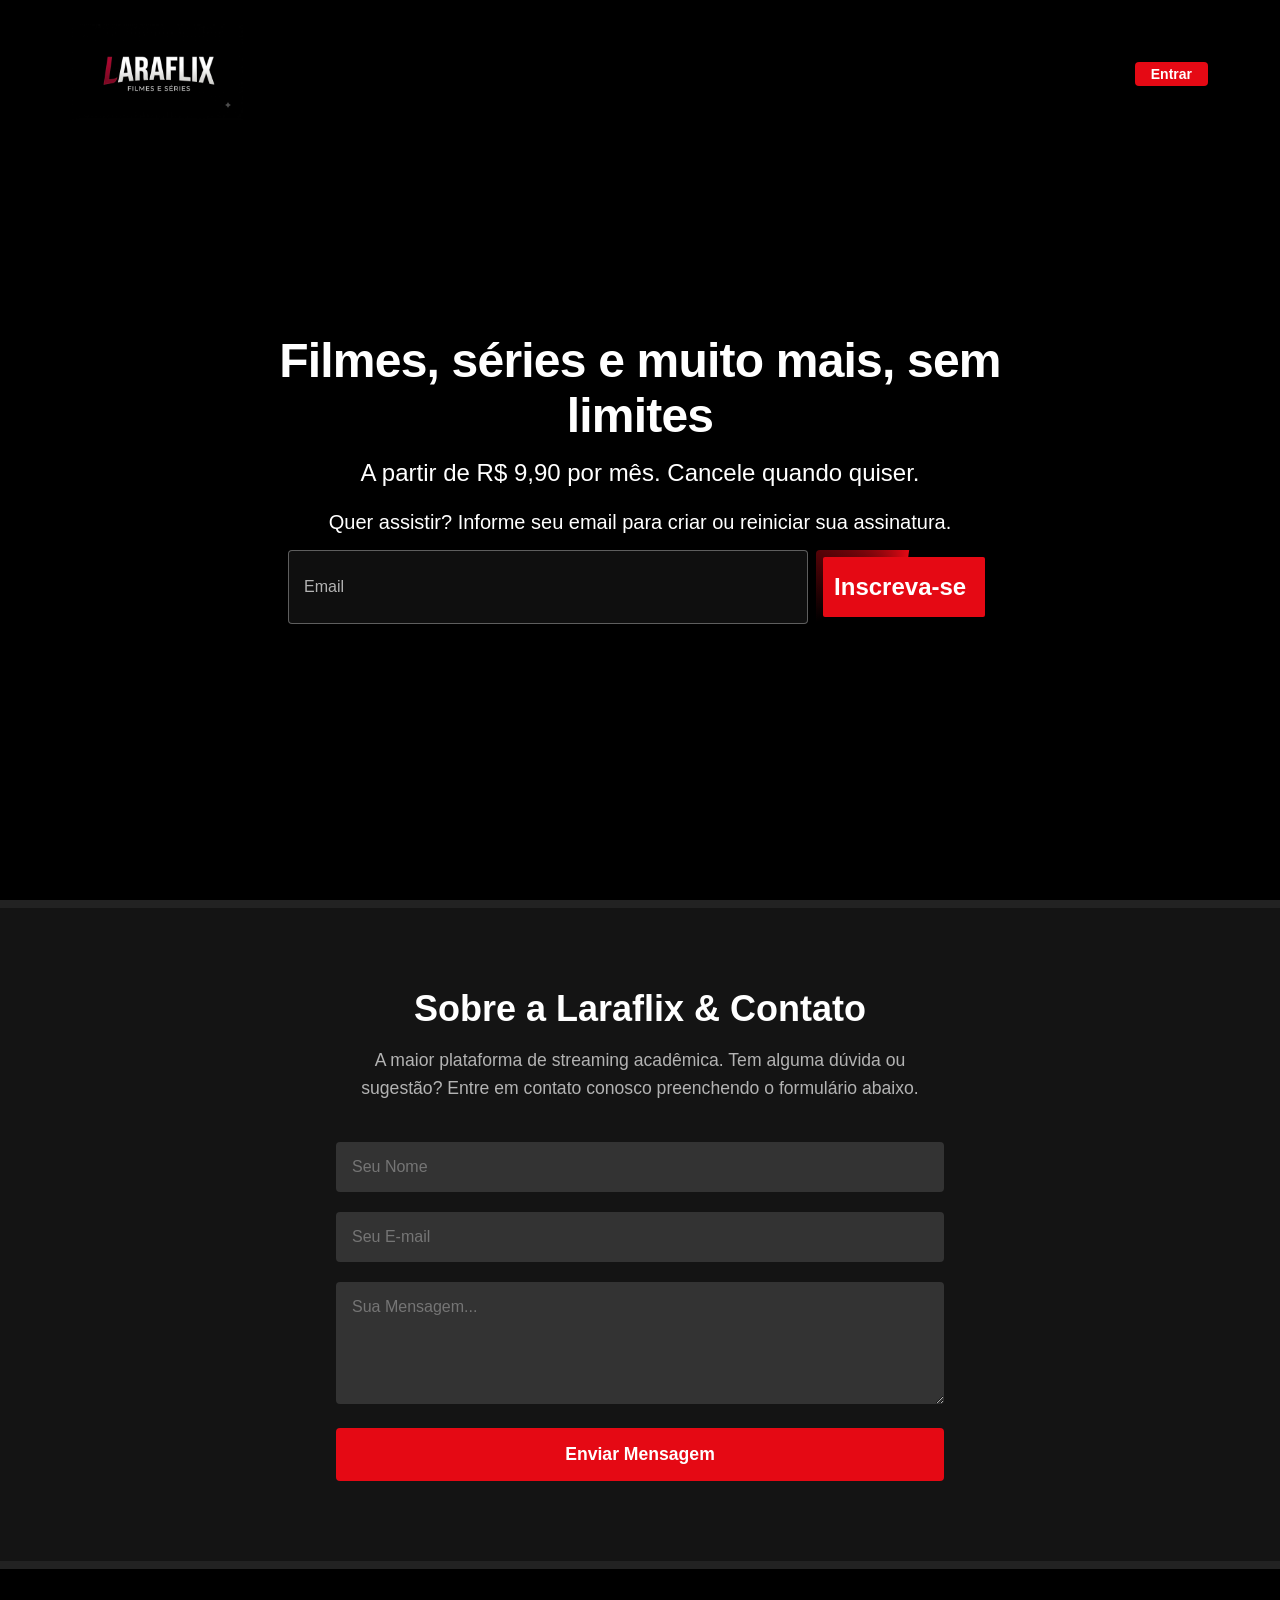
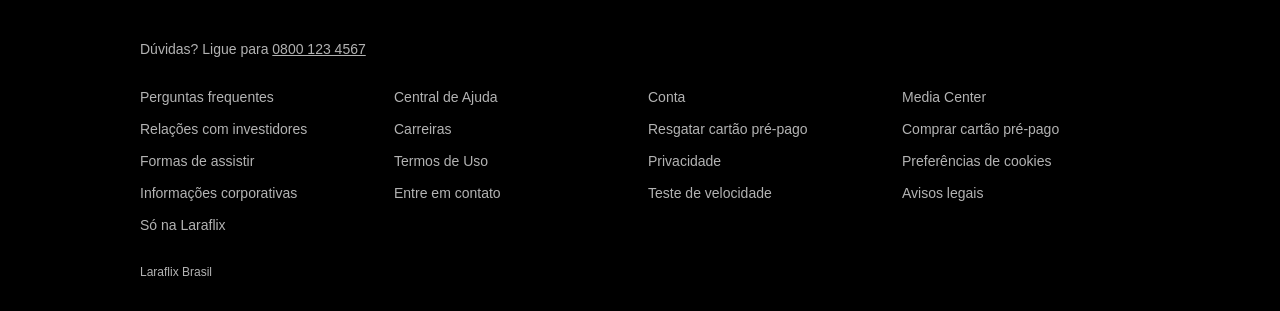
<file: index.html>
<!DOCTYPE html>
<html lang="pt-BR">
<head>
    <meta charset="UTF-8">
    <!-- A tag abaixo executa o redirecionamento em 0 segundos para a rota especificada -->
    <meta http-equiv="refresh" content="0; url=./Módulo_02/">
    <title>Portfólio - Redirecionando...</title>
</head>
<body>
    <!-- Fallback caso o navegador bloqueie redirecionamentos automáticos -->
    <p>Redirecionando para o projeto Front-end... Se não for automático, <a href="./Módulo_02/">clique aqui</a>.</p>
</body>
</html>
</file>
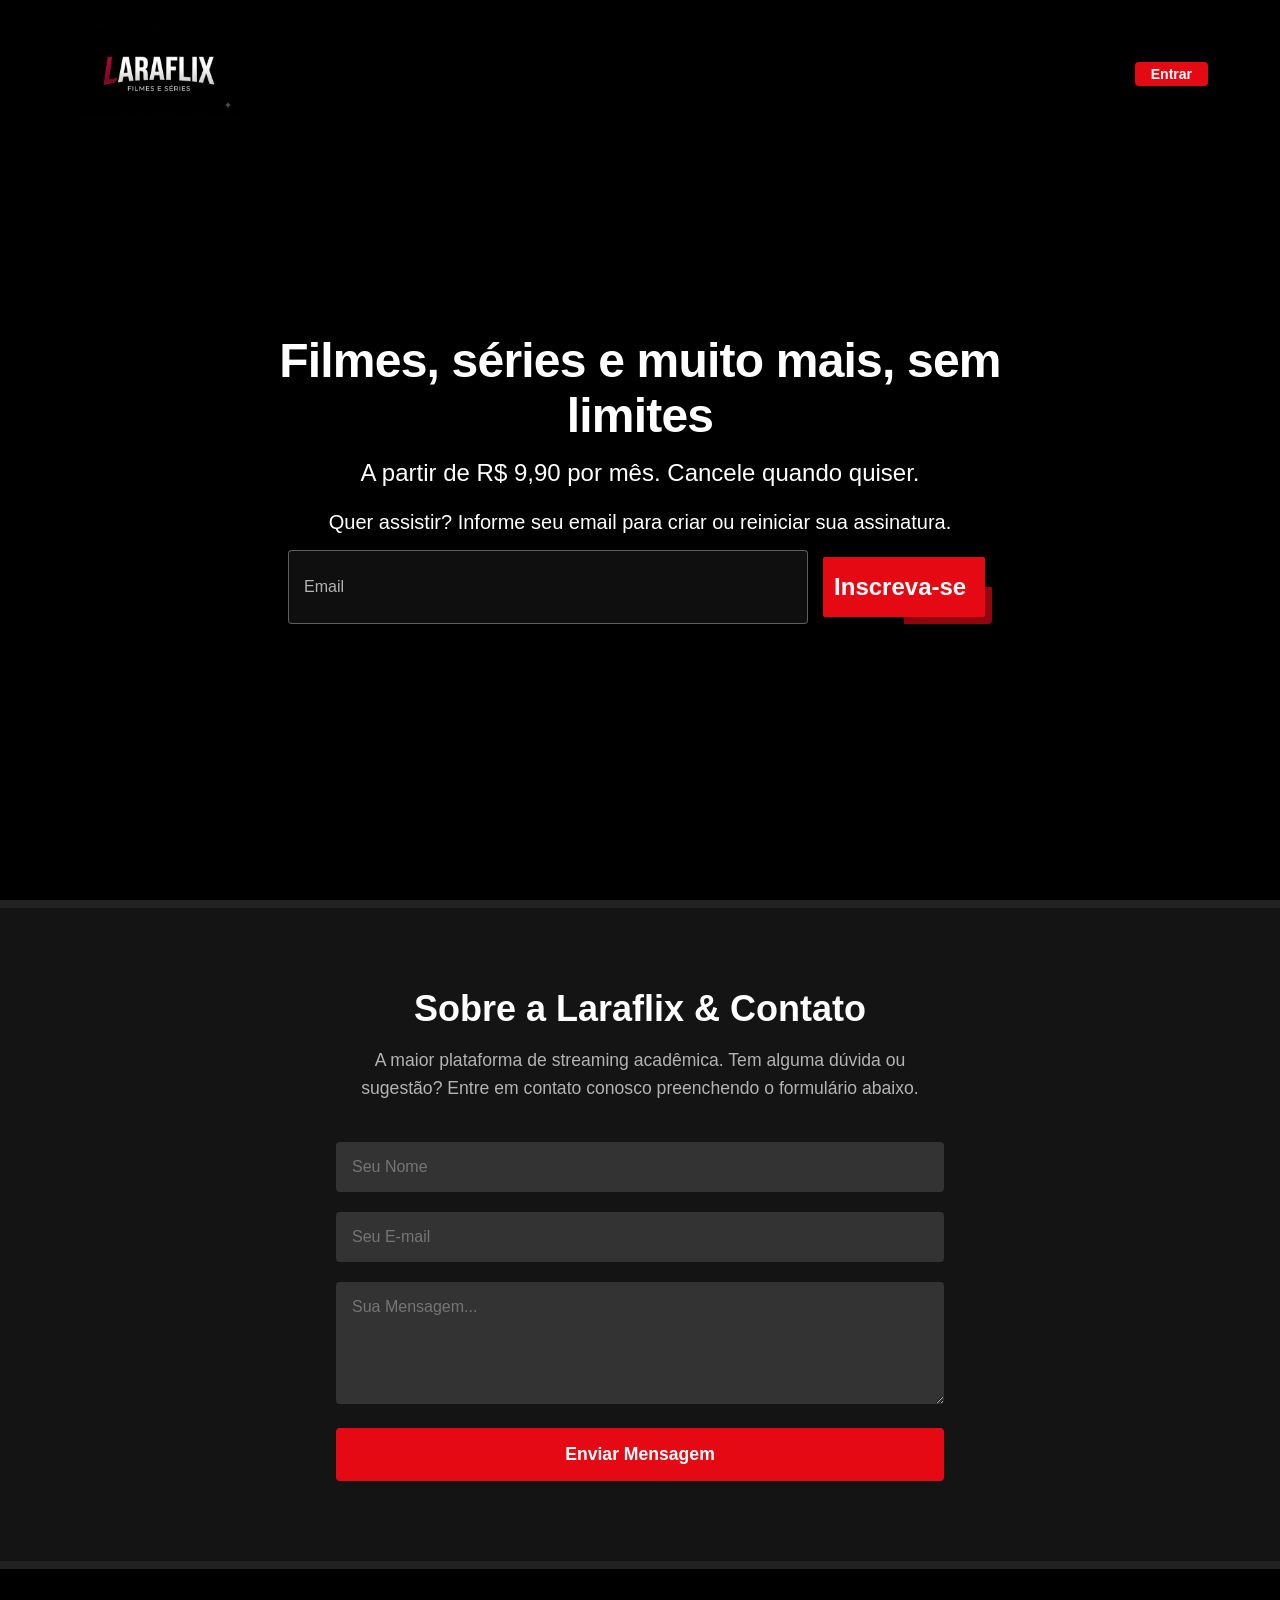
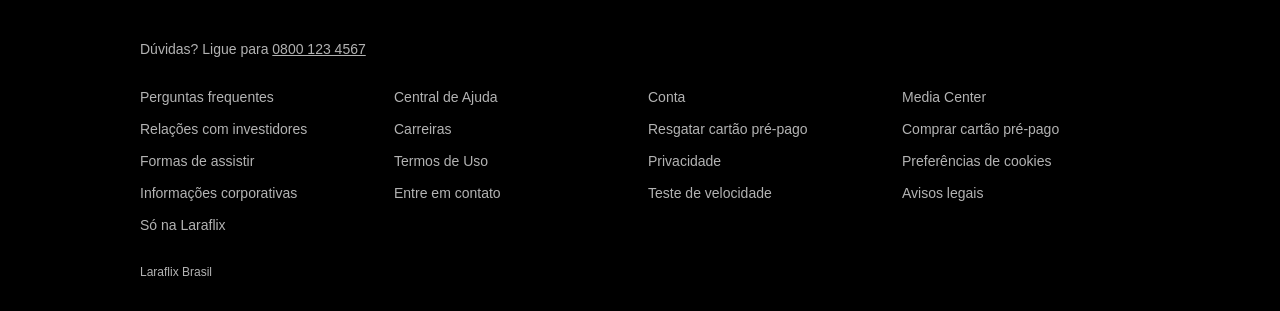
<file: Módulo_02/index.html>
<!DOCTYPE html>
<html lang="pt-BR">

<head>
    <meta charset="UTF-8">
    <meta name="viewport" content="width=device-width, initial-scale=1.0">
    <title>Laraflix</title>
    <link rel="stylesheet" href="style.css">
</head>

<body>

    <header class="main-header">
        <div class="header-container">
            <a href="index.html" class="logo-link">
                <img class="logo" src="Imagens para o site/watermarked_img_7623017582704146516.jpg" alt="Laraflix">
            </a>
            <div class="header-actions">
                <a href="login.html" class="btn btn-primary"
                    style="text-decoration: none; display: flex; align-items: center;">Entrar</a>
            </div>
        </div>
    </header>

    <main class="hero">
        <div class="hero-background">
            <div class="hero-overlay"></div>
        </div>

        <div class="hero-content">
            <h1>Filmes, séries e muito mais, sem limites</h1>
            <p class="subtitle">A partir de R$ 9,90 por mês. Cancele quando quiser.</p>
            <form class="cta-form" id="registrationForm" novalidate>
                <h3>Quer assistir? Informe seu email para criar ou reiniciar sua assinatura.</h3>
                <div class="form-group-container">
                    <div class="form-group">
                        <input type="email" id="userEmail" placeholder=" " required>
                        <label for="userEmail">Email</label>
                        <button type="button" id="btnSubmitCadastro" class="btn animated-border-btn">
                            <span class="btn-content">
                                Inscreva-se
                                <svg viewBox="0 0 24 24" fill="currentColor" width="24" height="24">
                                    <path d="M8.59 16.59L13.17 12 8.59 7.41 10 6l6 6-6 6-1.41-1.41z"></path>
                                </svg>
                            </span>
                        </button>
                    </div>
                    <div id="emailError" class="error-message"></div>
                </div>
            </form>
        </div>
    </main>

    <section class="contact-section" id="contato">
        <div class="contact-container">
            <h2>Sobre a Laraflix & Contato</h2>
            <p>A maior plataforma de streaming acadêmica. Tem alguma dúvida ou sugestão? Entre em contato conosco
                preenchendo o formulário abaixo.</p>

            <form class="contact-form" id="contactForm">
                <div class="contact-group">
                    <input type="text" id="contactName" required placeholder="Seu Nome">
                </div>
                <div class="contact-group">
                    <input type="email" id="contactEmail" required placeholder="Seu E-mail">
                </div>
                <div class="contact-group">
                    <textarea id="contactMessage" rows="5" required placeholder="Sua Mensagem..."></textarea>
                </div>
                <button type="submit" class="btn btn-submit">Enviar Mensagem</button>
                <div id="contactSuccess" class="contact-success-msg"></div>
            </form>
        </div>
    </section>

    <footer class="main-footer">
        <div class="footer-container">
            <p class="footer-top">Dúvidas? Ligue para <a href="tel:08001234567">0800 123 4567</a></p>

            <ul class="footer-links">
                <li><a href="#">Perguntas frequentes</a></li>
                <li><a href="#">Central de Ajuda</a></li>
                <li><a href="#">Conta</a></li>
                <li><a href="#">Media Center</a></li>
                <li><a href="#">Relações com investidores</a></li>
                <li><a href="#">Carreiras</a></li>
                <li><a href="#">Resgatar cartão pré-pago</a></li>
                <li><a href="#">Comprar cartão pré-pago</a></li>
                <li><a href="#">Formas de assistir</a></li>
                <li><a href="#">Termos de Uso</a></li>
                <li><a href="#">Privacidade</a></li>
                <li><a href="#">Preferências de cookies</a></li>
                <li><a href="#">Informações corporativas</a></li>
                <li><a href="#">Entre em contato</a></li>
                <li><a href="#">Teste de velocidade</a></li>
                <li><a href="#">Avisos legais</a></li>
                <li><a href="#">Só na Laraflix</a></li>
            </ul>

            <p class="footer-country">Laraflix Brasil</p>
        </div>
    </footer>

    <script src="script.js"></script>
</body>

</html>
</file>
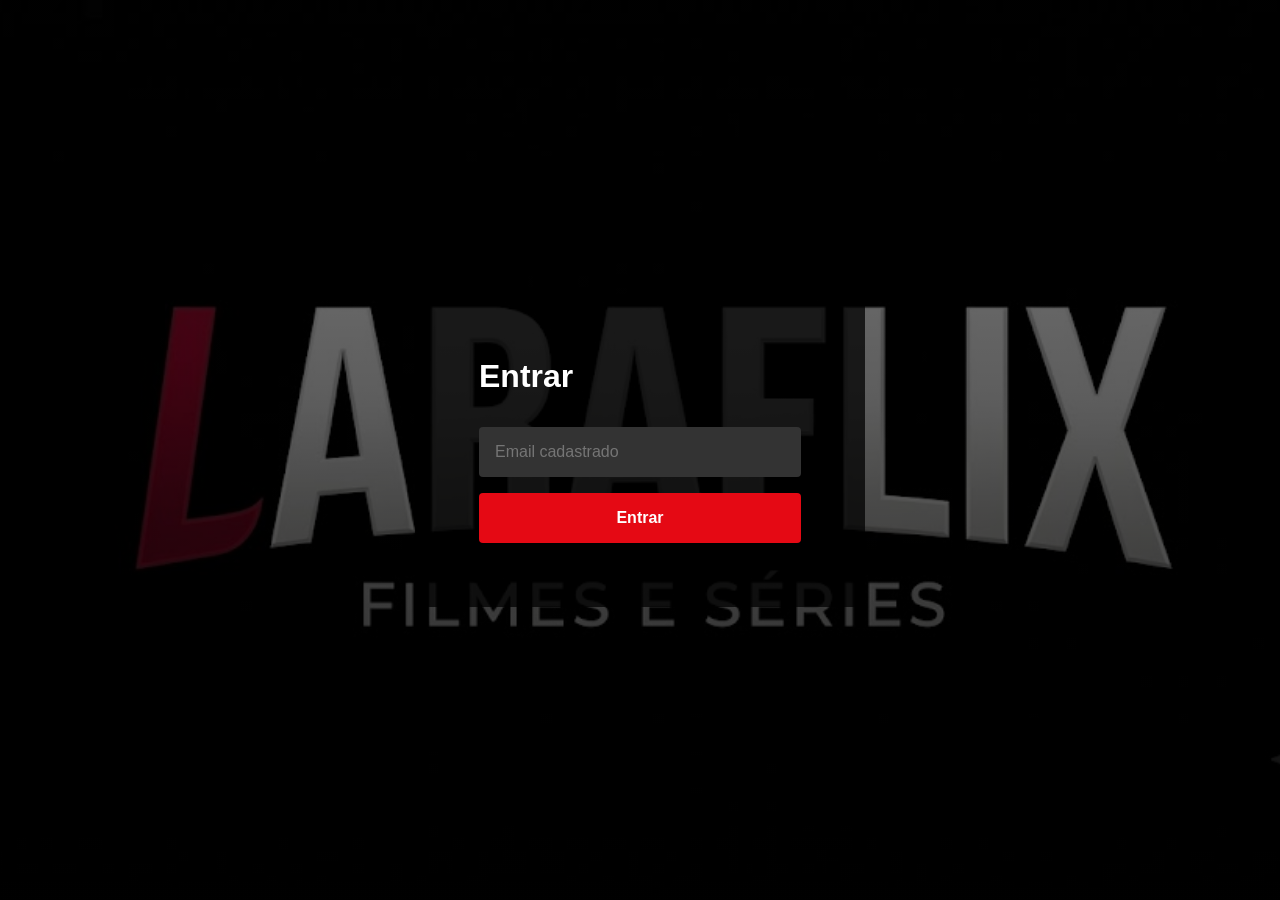
<file: Módulo_02/catalogo.html>
<!DOCTYPE html>
<html lang="pt-BR">

<head>
    <meta charset="UTF-8">
    <meta name="viewport" content="width=device-width, initial-scale=1.0">
    <title>Laraflix - Catálogo</title>
    <link rel="stylesheet" href="style.css">
    <style>
        .catalog-body {
            background: #111;
            color: #fff;
            padding: 2rem;
        }

        .catalog-header {
            display: flex;
            justify-content: space-between;
            align-items: center;
            margin-bottom: 2rem;
            border-bottom: 1px solid #222;
            padding-bottom: 1rem;
        }

        /* Mantém a estilização da logo como link idêntica ao h1 anterior */
        .logo-link {
            text-decoration: none;
            color: #fff;
            cursor: pointer;
        }

        .logo-link h1 {
            margin: 0;
            font-size: 2rem;
        }

        .movies-grid {
            display: grid;
            grid-template-columns: repeat(auto-fill, minmax(200px, 1fr));
            gap: 1.5rem;
        }

        .movie-card {
            background: #181818;
            border-radius: 4px;
            overflow: hidden;
            transition: transform 0.2s;
        }

        .movie-card:hover {
            transform: scale(1.05);
        }

        .movie-card img {
            width: 100%;
            height: auto;
            display: block;
        }

        .movie-info {
            padding: 1rem;
        }

        .movie-info h3 {
            font-size: 1rem;
            margin-bottom: 0.5rem;
            white-space: nowrap;
            overflow: hidden;
            text-overflow: ellipsis;
        }

        .movie-info span {
            color: #46d369;
            font-weight: bold;
            font-size: 0.875rem;
        }
    </style>
</head>

<body class="catalog-body">

    <header class="catalog-header">
    <a href="#" id="logoLaraflix" style="text-decoration: none; cursor: pointer !important; display: inline-block; z-index: 9999;">
        <img src="../Módulo_02/Imagens para o site/9da54403-f4cc-4ac4-a737-8285f5c12efc.jpg" alt="Laraflix" style="height: 40px; display: block; pointer-events: none;">
    </a>
    <button onclick="logout()" class="btn btn-primary" style="padding: 0.5rem 1rem; z-index: 9999;">Sair</button>
</header>

    <h2>Filmes em Alta</h2>
    <div class="movies-grid" id="moviesGrid">
    </div>

    <script>
    if (!localStorage.getItem('laraflix_user_email')) {
        window.location.href = 'login.html';
    }

    const TMDB_API_KEY = '106dc008b4f7f8f27a700102b5c5b10b';
    const TMDB_URL = `https://api.themoviedb.org/3/trending/movie/week?api_key=${TMDB_API_KEY}&language=pt-BR`;

    async function fetchMovies() {
        try {
            const response = await fetch(TMDB_URL);
            if (!response.ok) throw new Error(`API status: ${response.status}`);
            const data = await response.json();
            renderGrid(data.results);
        } catch (error) {
            console.warn('Usando catálogo de contingência estável Netflix CDN:', error.message);
            const filmesContingencia = [
                { title: 'Stranger Things', poster_path: 'https://assets.nflxext.com/us/boxshots/ghd/80057281.jpg', vote_average: 8.8 },
                { title: 'The Witcher', poster_path: 'https://assets.nflxext.com/us/boxshots/ghd/80189685.jpg', vote_average: 8.1 },
                { title: 'Breaking Bad', poster_path: 'https://assets.nflxext.com/us/boxshots/ghd/70143836.jpg', vote_average: 9.5 },
                { title: 'Round 6', poster_path: 'https://assets.nflxext.com/us/boxshots/ghd/81040344.jpg', vote_average: 8.3 },
                { title: 'La Casa de Papel', poster_path: 'https://assets.nflxext.com/us/boxshots/ghd/80192098.jpg', vote_average: 8.2 },
                { title: 'Dark', poster_path: 'https://assets.nflxext.com/us/boxshots/ghd/80100172.jpg', vote_average: 8.7 }
            ];
            renderGrid(filmesContingencia);
        }
    }

    function renderGrid(movies) {
        const grid = document.getElementById('moviesGrid');
        grid.innerHTML = movies.map(movie => {
            const imageSrc = movie.poster_path.startsWith('http')
                ? movie.poster_path
                : `https://image.tmdb.org/t/p/w500${movie.poster_path}`;

            return `
                <div class="movie-card">
                    <img src="${imageSrc}" alt="${movie.title}" onerror="this.src='https://placehold.co/500x750/181818/FFF?text=${encodeURIComponent(movie.title)}'">
                    <div class="movie-info">
                        <h3>${movie.title}</h3>
                        <span>Nota: ${movie.vote_average.toFixed(1)}</span>
                    </div>
                </div>
            `;
        }).join('');
    }

    function logout() {
        localStorage.removeItem('laraflix_user_email');
        window.location.href = 'index.html';
    }

    // LISTENER DA LOGO: Insira este bloco aqui para gerenciar o clique no topo
    const logo = document.getElementById('logoLaraflix');
    if (logo) {
        logo.addEventListener('click', function(e) {
            e.preventDefault();
            window.scrollTo({
                top: 0,
                behavior: 'smooth'
            });
        });
    }

    // Inicializa a execução
    fetchMovies();
</script>
</body>

</html>
</file>
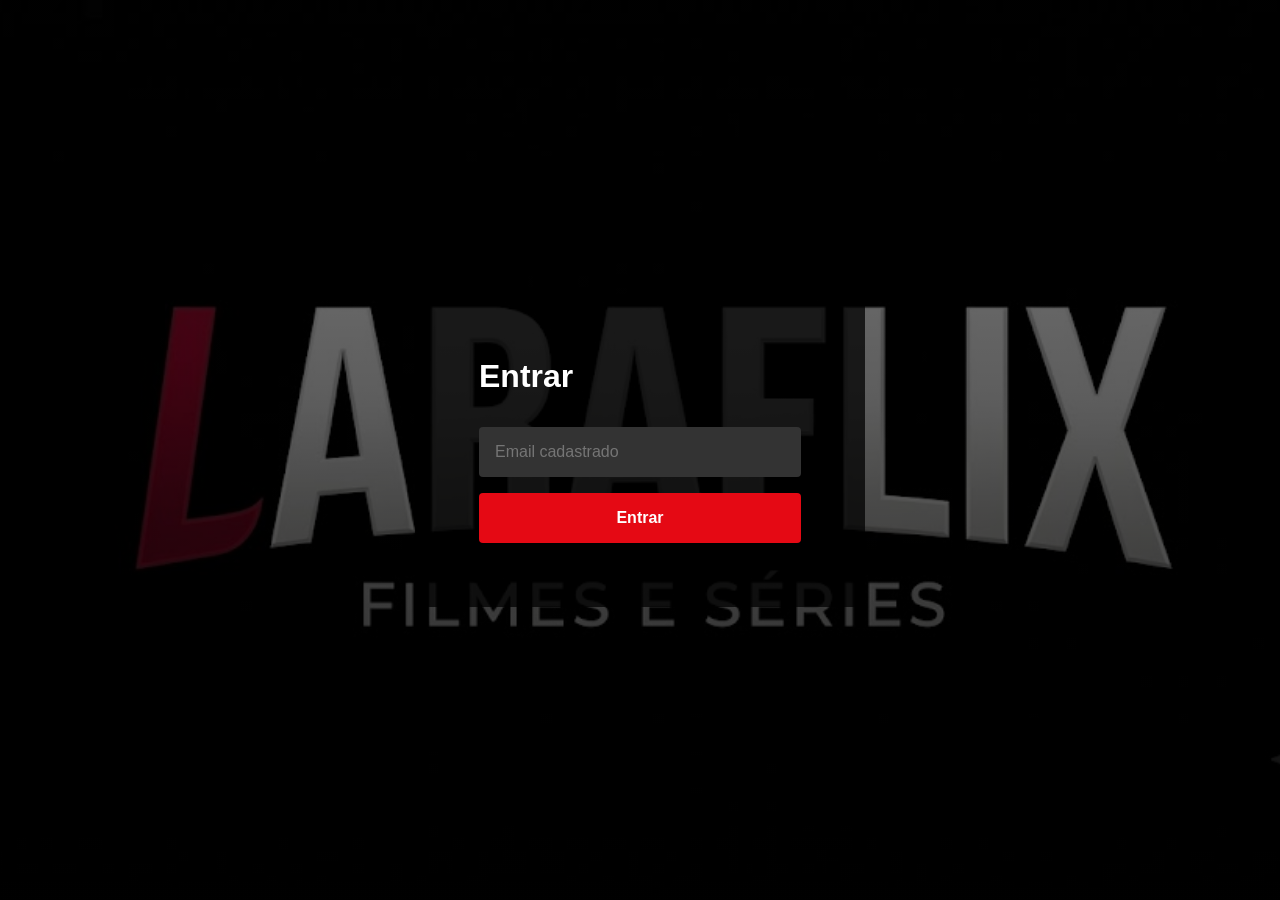
<file: Módulo_02/login.html>
<!DOCTYPE html>
<html lang="pt-BR">
<head>
    <meta charset="UTF-8">
    <meta name="viewport" content="width=device-width, initial-scale=1.0">
    <title>Laraflix - Entrar</title>
    <link rel="stylesheet" href="style.css">
    <style>
        .login-body {
            display: flex;
            justify-content: center;
            align-items: center;
            min-height: 100vh;
            background: linear-gradient(rgba(0,0,0,0.5), rgba(0,0,0,0.8)), url('Imagens para o site/watermarked_img_7623017582704146516.jpg') no-repeat center center/cover;
        }
        .login-card {
            background: rgba(0, 0, 0, 0.75);
            padding: 4rem;
            border-radius: 4px;
            width: 100%;
            max-width: 450px;
        }
        .login-card h2 { margin-bottom: 2rem; font-size: 2rem; }
        .input-box { width: 100%; padding: 1rem; background: #333; border: none; border-radius: 4px; color: #fff; margin-bottom: 1rem; font-size: 1rem; }
        .btn-login { width: 100%; padding: 1rem; background: var(--primary-color); border: none; color: #fff; font-size: 1rem; font-weight: bold; border-radius: 4px; cursor: pointer; }
        .btn-login:hover { background: var(--primary-hover); }
        .error-login { color: #eb5757; font-size: 0.875rem; margin-top: 0.5rem; display: none; }
    </style>
</head>
<body class="login-body">

    <div class="login-card">
        <h2>Entrar</h2>
        <form id="loginForm">
            <input type="email" id="loginEmail" class="input-box" placeholder="Email cadastrado" required>
            <button type="submit" class="btn-login">Entrar</button>
            <div id="loginError" class="error-login">Este e-mail não foi cadastrado em "Inscreva-se".</div>
        </form>
    </div>

    <script>
        document.getElementById('loginForm').addEventListener('submit', (e) => {
            e.preventDefault();
            const inputEmail = document.getElementById('loginEmail').value.trim().toLowerCase();
            const savedEmail = localStorage.getItem('laraflix_user_email');

            // Validação estrita contra o localStorage
            if (savedEmail && inputEmail === savedEmail.toLowerCase()) {
                window.location.href = 'catalogo.html';
            } else {
                const errDiv = document.getElementById('loginError');
                errDiv.style.display = 'block';
            }
        });
    </script>
</body>
</html>
</file>
<file: Módulo_02/style.css>
/* RESET E VARIÁVEIS */
:root {
    --primary-color: #e50914;
    --primary-hover: #c40812;
    --bg-dark: #000000;
    --text-color: #ffffff;
    --text-muted: #b3b3b3;
    --input-bg: rgba(22, 22, 22, 0.7);
    --input-border: rgba(128, 128, 128, 0.7);
}

* {
    margin: 0;
    padding: 0;
    box-sizing: border-box;
}

body {
    font-family: 'Segoe UI', Roboto, Helvetica, Arial, sans-serif;
    background-color: var(--bg-dark);
    color: var(--text-color);
    -webkit-font-smoothing: antialiased;
    overflow-x: hidden;
}

/* HEADER */
.main-header {
    position: absolute;
    top: 0;
    left: 0;
    width: 100%;
    z-index: 10;
    background: linear-gradient(to bottom, rgba(0,0,0,0.7) 0%, rgba(0,0,0,0) 100%);
}

.header-container {
    max-width: 1200px;
    margin: 0 auto;
    padding: 1.5rem 2rem;
    display: flex;
    justify-content: space-between;
    align-items: center;
}

.logo {
    height: 6rem;
    object-fit: contain;
}

.header-actions {
    display: flex;
    gap: 0.75rem;
}

.language-select {
    background: rgba(0, 0, 0, 0.4);
    color: var(--text-color);
    border: 1px solid var(--input-border);
    padding: 0.25rem 1rem;
    border-radius: 0.25rem;
    font-size: 0.875rem;
    cursor: pointer;
}

/* BOTÕES */
.btn {
    border: none;
    border-radius: 0.25rem;
    font-weight: 600;
    cursor: pointer;
    transition: background-color 0.2s ease;
}

.btn-primary {
    background-color: var(--primary-color);
    color: var(--text-color);
    padding: 0.25rem 1rem;
    font-size: 0.875rem;
}

.btn-primary:hover {
    background-color: var(--primary-hover);
}

/* HERO SECTION */
.hero {
    position: relative;
    height: 100vh;
    min-height: 43.75rem;
    display: flex;
    align-items: center;
    justify-content: center;
    text-align: center;
    padding: 0 2rem;
}

.hero-background {
    position: absolute;
    top: 0;
    left: 0;
    width: 100%;
    height: 100%;
    z-index: 1;
}

.hero-background img {
    width: 100%;
    height: 100%;
    object-fit: cover;
}

.hero-overlay {
    position: absolute;
    top: 0;
    left: 0;
    width: 100%;
    height: 100%;
    background: radial-gradient(circle, rgba(0,0,0,0.4) 0%, rgba(0,0,0,0.8) 100%);
}

.hero-content {
    position: relative;
    z-index: 2;
    max-width: 51rem;
    width: 100%;
    margin-top: 3.5rem;
}

.hero-content h1 {
    font-size: 3rem;
    font-weight: 900;
    letter-spacing: -0.05rem;
    margin-bottom: 1rem;
}

.hero-content .subtitle {
    font-size: 1.5rem;
    margin-bottom: 1.5rem;
    font-weight: 400;
}

/* FORMULÁRIO CTA */
.cta-form h3 {
    font-size: 1.25rem;
    font-weight: 400;
    margin-bottom: 1rem;
}

.form-group {
    display: flex;
    justify-content: center;
    gap: 0.5rem;
    max-width: 44rem;
    margin: 0 auto;
    position: relative;
}

.form-group autocomplete-wrapper {
    position: relative;
    flex-grow: 1;
}

.form-group input {
    flex-grow: 1;
    background: var(--input-bg);
    border: 1px solid var(--input-border);
    padding: 1.5rem 1rem 0.5rem 1rem;
    color: var(--text-color);
    font-size: 1rem;
    border-radius: 0.25rem;
    width: 100%;
}

.form-group input:focus {
    outline: 2px solid var(--text-color);
}

/* Floating Label Logic */
.form-group label {
    position: absolute;
    left: 1rem;
    top: 50%;
    transform: translateY(-50%);
    color: var(--text-muted);
    transition: all 0.2s ease;
    pointer-events: none;
    font-size: 1rem;
}

.form-group input:focus ~ label,
.form-group input:not(:placeholder-shown) ~ label {
    top: 0.5rem;
    transform: translateY(0);
    font-size: 0.75rem;
}

/* BOTÃO COM BORDA ANIMADA */
.animated-border-btn {
    position: relative;
    overflow: hidden;
    padding: 0 !important;
    border: none;
    border-radius: 0.25rem;
    cursor: pointer;
    background: var(--bg-dark);
    display: flex;
    align-items: center;
    justify-content: center;
    
    /* Força o botão a ter uma altura definida pelo conteúdo + a borda desejada */
    height: 100%; 
}

.animated-border-btn::before {
    content: '';
    position: absolute;
    width: 150vw; /* Garante que o elemento seja maior que a largura de qualquer celular */
    height: 150vw; /* Mantém a proporção estritamente quadrada */
    top: 50%;
    left: 50%;
    background: conic-gradient(
        transparent,
        transparent,
        transparent,
        var(--primary-color)
    );
    animation: rotate-btn 3s linear infinite;
}

.animated-border-btn .btn-content {
    position: relative;
    z-index: 1;
    display: flex;
    align-items: center;
    justify-content: center;
    gap: 0.5rem;
    white-space: nowrap;
    
    background-color: var(--primary-color);
    color: var(--text-color);
    font-size: 1.5rem;
    font-weight: 600;
    
    margin: 7px; 
    flex-grow: 1;
    width: calc(100% - 14px);  /* Força o desconto exato da margem na largura */
    height: calc(100% - 14px); /* Força o desconto exato da margem na altura */
    
    padding: 1rem 2rem;
    border-radius: calc(0.25rem - 2px);
    transition: background-color 0.2s ease;
}

/* Para a animação e esconde o gradiente cônico */
.animated-border-btn:hover::before {
    animation-play-state: paused;
    background: transparent; 
}

/* Força a base do botão a adotar a cor de hover */
.animated-border-btn:hover {
    background-color: var(--primary-hover);
}

/* Garante que o miolo também adote a mesma cor de hover */
.animated-border-btn:hover .btn-content {
    background-color: var(--primary-hover);
}

/* Animação de rotação corrigida para o escopo do botão */
@keyframes rotate-btn {
    from {
        transform: translate(-50%, -50%) rotate(0deg);
    }
    to {
        transform: translate(-50%, -50%) rotate(360deg);
    }
}

/* AJUSTE DE RESPONSIVIDADE CORRIGIDO */
@media (max-width: 740px) {
    .animated-border-btn {
        width: 100%;
    }
    .animated-border-btn .btn-content {
        font-size: 1.25rem;
        padding: 0.75rem;
        width: calc(100% - 14px);
        height: calc(100% - 14px);
    }
}

.btn-cta:hover {
    background-color: var(--primary-hover);
}

/* FOOTER */
.main-footer {
    background-color: rgba(0, 0, 0, 0.75);
    padding: 4.5rem 2rem 2rem 2rem;
    border-top: 8px solid #222;
    color: var(--text-muted);
    font-size: 0.875rem;
}

.footer-container {
    max-width: 1000px;
    margin: 0 auto;
}

.footer-top {
    margin-bottom: 2rem;
}

.footer-top a {
    color: var(--text-muted);
    text-decoration: underline;
}

.footer-links {
    display: grid;
    grid-template-columns: repeat(4, 1fr);
    gap: 1rem;
    list-style: none;
    margin-bottom: 2rem;
}

.footer-links a {
    color: var(--text-muted);
    text-decoration: none;
}

.footer-links a:hover {
    text-decoration: underline;
}

.footer-lang {
    margin-bottom: 1.5rem;
    display: block;
}

.footer-country {
    font-size: 0.75rem;
}

/* RESPONSIVIDADE */
@media (max-width: 740px) {
    .hero-content h1 { font-size: 2rem; }
    .hero-content .subtitle { font-size: 1.25rem; }
    .form-group {
        flex-direction: column;
        gap: 1rem;
    }
    .form-group label {
        top: 25%;
    }
    .btn-cta {
        padding: 0.75rem;
        justify-content: center;
        font-size: 1.25rem;
    }
    .footer-links {
        grid-template-columns: repeat(2, 1fr);
    }
}

.form-group-container {
    max-width: 44rem;
    margin: 0 auto;
    text-align: left;
}

.error-message {
    color: #eb5757;
    font-size: 0.875rem;
    margin-top: 0.5rem;
    padding-left: 0.5rem;
    display: none;
}

/* SEÇÃO DE CONTATO E SOBRE */
.contact-section {
    background-color: #141414;
    padding: 5rem 2rem;
    border-top: 8px solid #222;
    text-align: center;
}

.contact-container {
    max-width: 38rem;
    margin: 0 auto;
}

.contact-section h2 {
    font-size: 2.25rem;
    font-weight: 700;
    margin-bottom: 1rem;
}

.contact-section p {
    color: var(--text-muted);
    margin-bottom: 2.5rem;
    font-size: 1.1rem;
    line-height: 1.6;
}

.contact-form {
    display: flex;
    flex-direction: column;
    gap: 1.25rem;
}

.contact-group input,
.contact-group textarea {
    width: 100%;
    padding: 1rem;
    background: #333;
    border: none;
    border-radius: 0.25rem;
    color: var(--text-color);
    font-size: 1rem;
    font-family: inherit;
}

.contact-group input:focus,
.contact-group textarea:focus {
    outline: 2px solid var(--text-color);
    background: #444;
}

.btn-submit {
    background-color: var(--primary-color);
    color: var(--text-color);
    padding: 1rem;
    font-size: 1.1rem;
    border-radius: 0.25rem;
    transition: background-color 0.2s;
}

.btn-submit:hover {
    background-color: var(--primary-hover);
}

.contact-success-msg {
    display: none;
    color: #27ae60;
    font-weight: 600;
    margin-top: 1rem;
}

/* CORREÇÃO DO BUG DO MOBILE (LABEL DESALINHADO) */
@media (max-width: 740px) {
    .form-group label {
        top: 1.5rem !important; /* Ajusta o alinhamento quando o form vira coluna */
        transform: translateY(0) !important;
    }
    .form-group input:focus ~ label,
    .form-group input:not(:placeholder-shown) ~ label {
        top: 0.25rem !important;
    }
}
</file>
